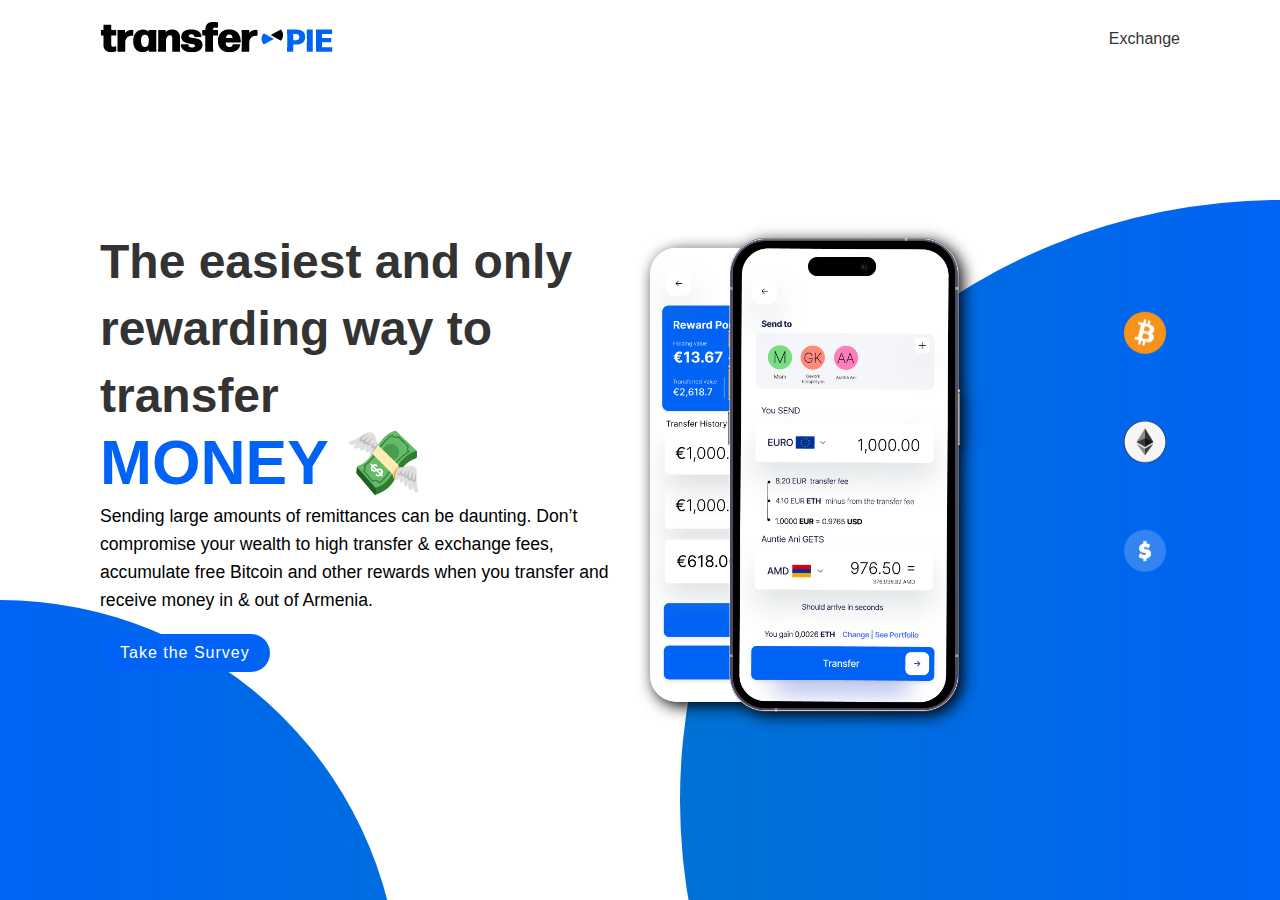
<file: index.html>
<!DOCTYPE html>
<html lang="en">
<head>
    <meta charset="UTF-8">
    <meta http-equiv="X-UA-Compatible" content="IE=edge">
    <meta name="viewport" content="width=device-width, initial-scale=1.0">
    <title>TransferPie</title>
    <link rel="stylesheet" href="styles.css">
</head>
<body class="index">
    <section>
        <div class="circle"></div>
        <div class="circle2"></div>
        <header>
            <a href="#" class="logo"><img src="./TransferPie_Logo-small.png"></a>
            <ul>
                <li><a href="currency.html">Exchange</a></li>
            </ul>
        </header>
        <div class="content">
            <div class="textBox">
                <h2>The easiest and only rewarding way to transfer <br><span> MONEY 💸</span></h2>
                <p>Sending large amounts of remittances can be daunting. Don’t compromise your wealth to high transfer & exchange fees, accumulate free Bitcoin and other rewards when you transfer and receive money in & out of Armenia.</p>
                <a href="https://forms.gle/WkF1qDLyeYpH6ubp8">Take the Survey</a>
            </div>
            <div class="imgBox">
                <img src="./Images/Group 95.png" class="transferdetails">
            </div>
        </div>
            <ul class="thumb">
                <li><img src="./thumb1.png"></li>
                <li><img src="./thumb2.png"></li>
                <li><img src="./thumb3.png"></li>
            </ul>
            <ul class="sci">
                <li></li>
            </ul>
    
    </section> 
</body>
</html>
</file>
<file: styles.css>
@import url('https://fonts.googleapis.com/css2?family=Poppins:wght@400;500;600;700&display=swap');

*
{
    margin: 0;
    padding: 0;
    box-sizing: border-box;
    font-family: 'Roboto', sans-serif;
}

section 
{
    position: relative;
    width: 100%;
    min-height: 100vh;
    padding: 100px;
    display: flex;
    justify-content: space-between;
    align-items: center;
    background: #fff;
}

header {
    position: absolute;
    top: 0;
    left: 0;
    width: 100%;
    padding: 20px 100px;
    display: flex;
    justify-content: space-between;
    align-items: center;
}

header .logo {
    position: relative;
    max-width: 80px;

}

header ul {
    position: relative;
    display: flex;
}

header ul li {
    list-style: none;
}

header ul li a {
    display: inline-block;
    color: #333;
    font-weight: 400;
    margin-left: 40px;
    text-decoration: none;
}

.content {
    position: relative;
    width: 100%;
    display: flex;
    justify-content: space-between;
    align-items: center;
}

.content .textBox {
    position: relative;
    max-width: 600px;
}

.content .textBox h2{
    color:#333;
    font-size: 3em;
    line-height: 1.4em;
    font-weight: 600;
}

.content .textBox h2 span {
    color: #0063F5;
    font-size: 1.3em;
    font-weight: 600;
}

.content .textBox p {
    color: 333;
    line-height: 1.6;
    font-size: 1.1em;
    font-weight: 100;
}

.content .textBox a {
    display: inline-block;
    margin-top: 20px;
    padding: 10px 20px;
    background: #0063F5;
    color: #fff;
    border-radius: 40px;
    font-weight: 500;
    letter-spacing: 1px;
    text-decoration: none;;
}

.content .imgBox {
    width: 600px;
    display: flex;
    justify-content: flex-end;
    padding-right: 150px;
    margin-top: 50px;

}

.content .imgBox img {
    max-width: 340px;
    padding-left: 30px;
}

.thumb li{
    transform: scale(0.6);
    list-style: none;  
    margin-bottom: 35px;
    margin-top: 20px;
    cursor: pointer;
    transition: 0.5s;
}

.thumb li:hover{
    transform: translateY(-15px);
}

.thumb li img{
    max-width: 70px;
}

.circle {
    position: absolute;
    top: 0;
    left: 0;
    width: 100%;
    height: 100%;
    background: linear-gradient(to right, #0083b0, #0063F5);
    
    clip-path: circle(600px at right 800px);
}

.circle2{
    position: absolute;
    top: 0;
    left: 0;
    width: 100%;
    height: 100%;
    background: linear-gradient(to left, #0083b0, #0063F5);
    clip-path: circle(400px at left 1000px);
}
.imgBox .transferdetails {
    max-height: fit-content;
    width: 400px;
    filter: drop-shadow(0.25rem 0.25rem 0.5rem #000000);

}

@media (max-width: 991px)
{
    header {
        padding: 20px
    }
    header .logo{
        max-width: 60px;
    }
    header ul{
        display: none;
    }
    .content{
        flex-direction: column;
        margin-top: 100px;
    }
    .content .textBox h2{
        font-size: 2.5em;
        margin-bottom: 15px;
    }
    .content .textBox{
        max-width: 100%;
    }
    .content .imgBox{
        max-width: 100%;
        justify-content: center;
    }
    .content .imgBox img{
        max-width: 250px;
    }
    .circle{
        clip-path: circle(400px at center bottom);
    }

    .circle2{
        clip-path: circle(100px at center bottom);
    }

    .thumb {
        background: #0063F5;
        right: 0;
        width: 50px;
        border-top-left-radius: 5px;
        border-bottom-left-radius: 5px;
    }
}

/* Exchange html css below */
</file>
